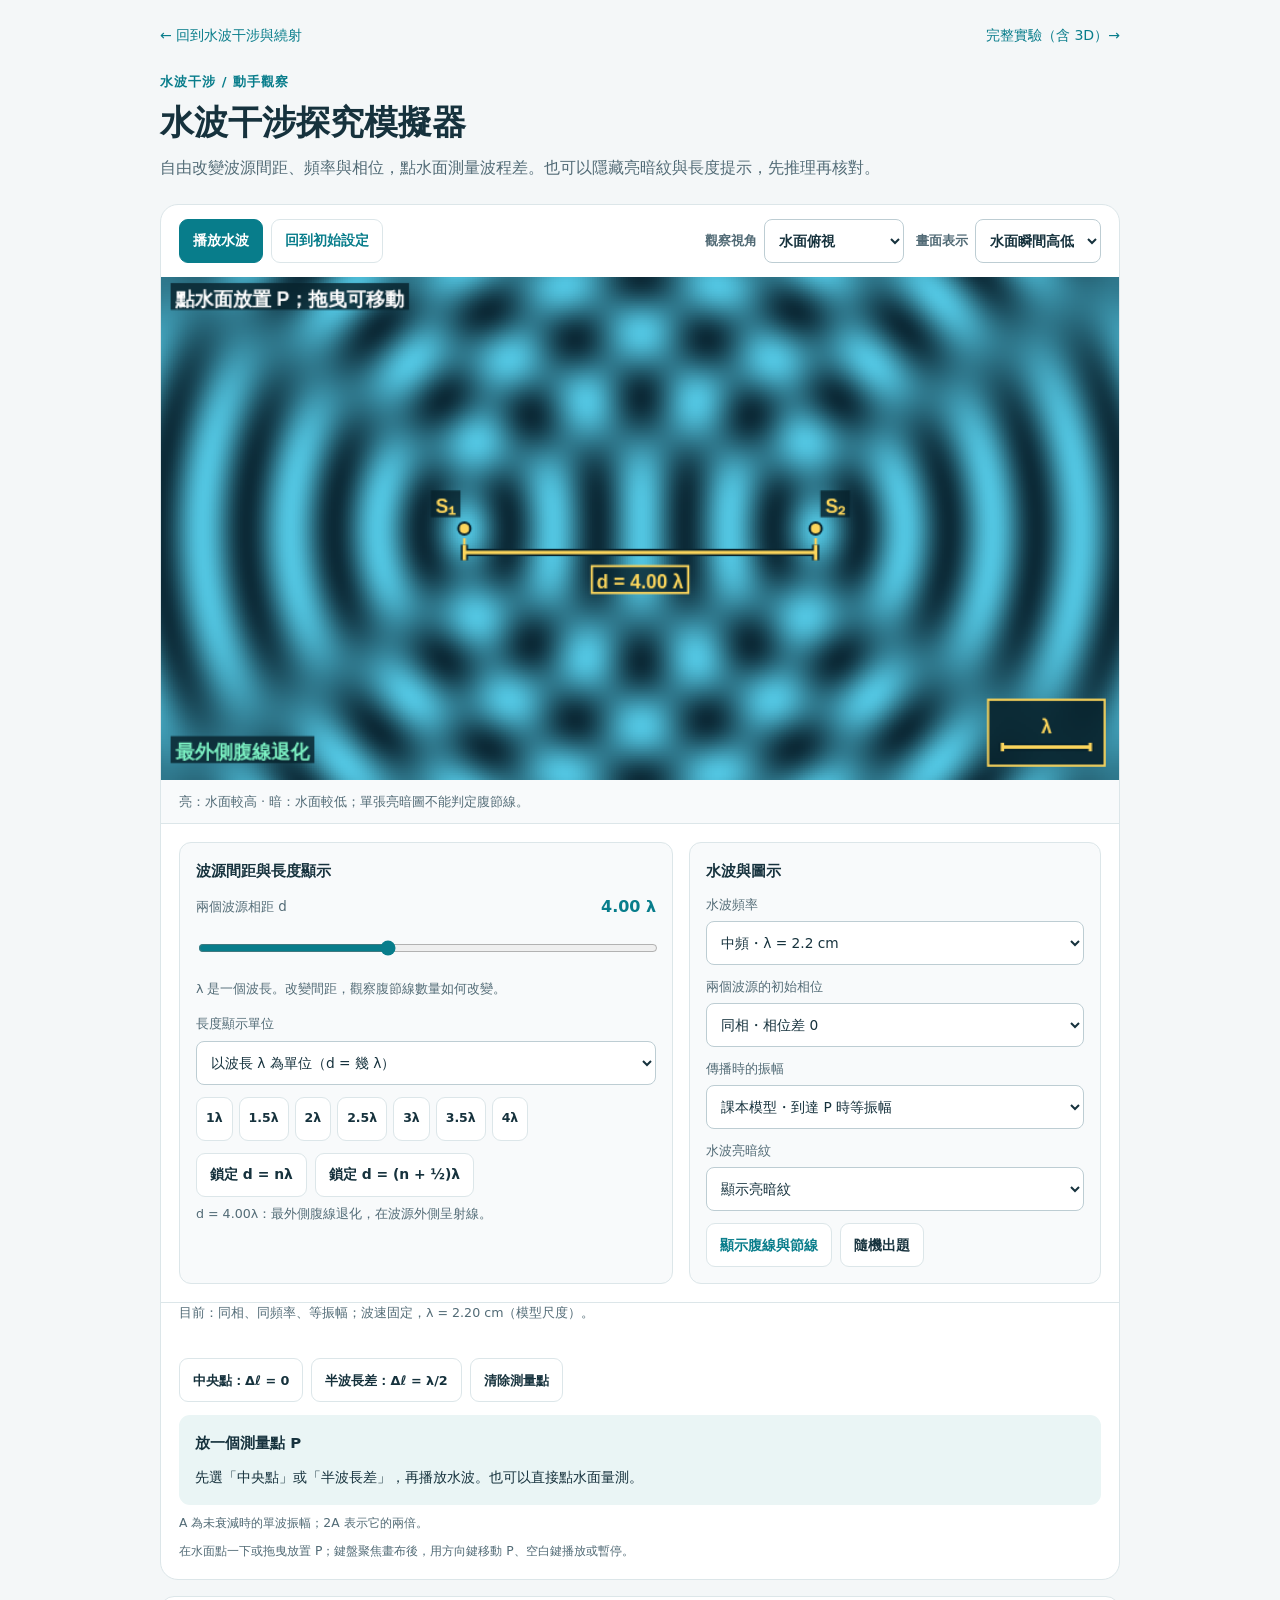
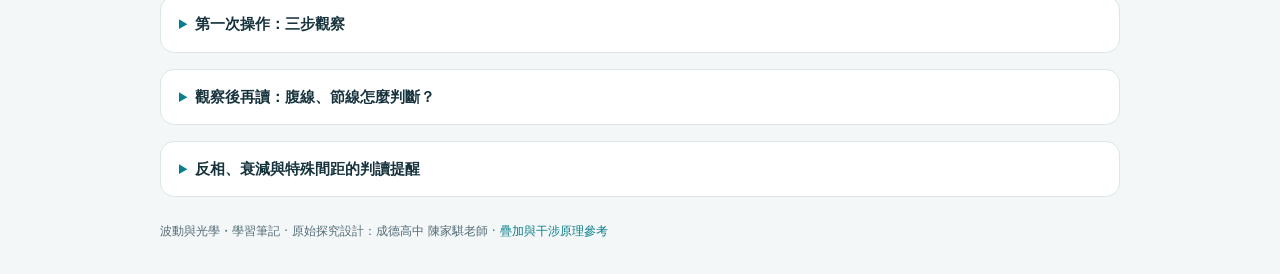
<file: water_interference.html>
<!DOCTYPE html>
<html lang="zh-TW">
<head>
    <meta charset="UTF-8">
    <meta name="viewport" content="width=device-width, initial-scale=1.0">
    <title>水波干涉實驗 | 波動與光學・學習筆記</title>
    <meta name="description" content="給高三初學者的水波干涉實驗：先觀察中央與節線，再用波程差解釋。區分瞬間位移與振幅，附同相等振幅模型與進階探索。">
    <style>
        :root{--bg:#f4f7f8;--ink:#16323d;--muted:#526b76;--line:#dce6e9;--accent:#087d8b;--soft:#eaf5f5;--rose:#b63e64;--radius:14px}
        *{box-sizing:border-box}body{margin:0;background:var(--bg);color:var(--ink);font-family:"Noto Sans TC","Microsoft JhengHei",system-ui,sans-serif;line-height:1.65;padding:24px 20px}button,input,select{font:inherit}button,select,input[type=range]{touch-action:manipulation}button,summary,select{cursor:pointer}button,select{min-height:44px}a{color:var(--accent);text-decoration:none}a:hover{text-decoration:underline}:focus-visible{outline:3px solid #eaaa27;outline-offset:3px}main,nav,footer{max-width:960px;margin:auto}nav{display:flex;justify-content:space-between;gap:16px;margin-bottom:24px;font-size:.88rem}nav span{color:var(--muted)}header{margin-bottom:22px}.eyebrow{color:var(--accent);font-size:.82rem;font-weight:700;letter-spacing:.08em;margin:0 0 6px}h1{font-size:clamp(1.65rem,4vw,2.15rem);line-height:1.35;margin:0 0 10px}header p{margin:0;color:var(--muted);max-width:720px}.lesson-route{display:grid;grid-template-columns:repeat(3,1fr);gap:10px;list-style:none;padding:0;margin:20px 0}.lesson-route li{background:#fff;border:1px solid var(--line);border-radius:var(--radius);padding:14px 16px}.lesson-route b{display:block;margin-bottom:4px;font-size:.95rem}.lesson-route span{font-size:.83rem;color:var(--muted)}.step-number{color:var(--accent);margin-right:6px}.experiment{background:#fff;border:1px solid var(--line);border-radius:18px;overflow:hidden}.stage-toolbar{display:flex;justify-content:space-between;align-items:center;gap:12px;flex-wrap:wrap;padding:14px 18px}.stage-toolbar .buttons{display:flex;gap:8px;flex-wrap:wrap}button{border:1px solid var(--line);border-radius:9px;background:#fff;color:var(--ink);padding:8px 13px;font-weight:650;font-size:.87rem}button:hover{background:#f0f6f7}.primary{background:var(--accent);color:#fff;border-color:var(--accent)}.primary:hover{background:#066974}.secondary{color:var(--accent)}.small-label{font-size:.84rem;color:var(--muted);font-weight:600}select{padding:7px 10px;border:1px solid #bdcdd3;background:#fff;color:var(--ink);border-radius:8px;max-width:100%;font-size:.86rem}.stage-container{background:#08232d;position:relative}canvas{display:block;width:100%;height:auto;cursor:crosshair;touch-action:none}.stage-note{display:flex;justify-content:space-between;gap:8px;flex-wrap:wrap;padding:11px 18px;font-size:.8rem;color:var(--muted);background:#f8fafb;border-bottom:1px solid var(--line)}.legend{display:flex;gap:16px;flex-wrap:wrap}.legend i{display:inline-block;width:13px;height:3px;vertical-align:middle;margin-right:5px;background:#087b5c}.legend .node i{background:#b63e64}.measure-area{padding:18px}.measure-actions{display:flex;gap:8px;flex-wrap:wrap;margin-bottom:13px}.measure-actions button{font-size:.8rem}.data-panel{background:var(--soft);padding:16px;border-radius:11px;line-height:1.65;min-height:88px}.data-panel h2{font-size:.93rem;margin:0 0 8px}.measurement-grid{display:grid;grid-template-columns:repeat(3,1fr);gap:8px 14px}.metric{font-size:.8rem;color:var(--muted)}.metric strong{display:block;color:var(--ink);font-size:1.13rem}.measurement-explain{font-size:.87rem;margin:10px 0 0}.fine-print{font-size:.77rem;color:var(--muted);margin:8px 0 0}.controls{display:grid;grid-template-columns:1.2fr 1fr;gap:16px;padding:0 18px 18px}.control-group{background:#f8fafb;border:1px solid var(--line);padding:16px;border-radius:12px}h2{font-size:1.06rem;margin:0 0 12px}h3{font-size:.91rem;margin:0 0 11px}.form-row{display:flex;justify-content:space-between;gap:10px;align-items:center;margin:0 0 11px}.form-row label{font-size:.84rem;color:var(--muted)}input[type=range]{width:100%;accent-color:var(--accent);min-height:30px}output{font-weight:750;color:var(--accent);white-space:nowrap}.hint{font-size:.79rem;color:var(--muted);margin:7px 0 0}.advanced,.explanation{border:1px solid var(--line);background:#fff;border-radius:var(--radius);margin-top:16px}summary{padding:15px 18px;font-weight:700;font-size:.92rem}summary::marker{color:var(--accent)}.details-content{padding:0 18px 18px}.advanced-grid{display:grid;grid-template-columns:1fr 1fr;gap:18px}.advanced .form-row{align-items:flex-start;flex-direction:column}.snap-buttons{display:flex;gap:6px;flex-wrap:wrap}.snap-buttons button{font-size:.78rem;padding:5px 9px}.snap-buttons button:disabled{opacity:.4;cursor:not-allowed}.model-status{font-size:.79rem;color:var(--muted);margin:14px 0 0}.concept-grid{display:grid;grid-template-columns:1fr 1fr;gap:14px}.concept{padding:15px;background:#f8fafb;border-radius:10px}.concept h3{margin-bottom:7px}.concept p{font-size:.86rem;margin:0}.formula{font-size:1.13rem!important;font-weight:750;color:var(--accent);margin:8px 0!important}.assumption{font-size:.82rem;margin:15px 0 0;color:var(--muted)}footer{padding:24px 0 8px;font-size:.78rem;color:var(--muted)}.sr-only{position:absolute;width:1px;height:1px;padding:0;margin:-1px;overflow:hidden;clip:rect(0,0,0,0);white-space:nowrap;border:0}
        @media(max-width:640px){body{padding:18px 12px}nav{margin-bottom:19px}nav span{display:none}.lesson-route{grid-template-columns:1fr;gap:7px}.lesson-route li{padding:10px 13px}.lesson-route b{display:inline}.lesson-route span{display:block;margin-top:2px}.stage-toolbar{padding:12px}.stage-toolbar>label{width:100%;display:flex;justify-content:space-between;align-items:center;gap:8px}.stage-toolbar select{flex:1;max-width:210px}.stage-note{padding:10px 12px}.measure-area{padding:12px}.measure-actions{gap:6px}.measure-actions button{flex:1;padding:8px 6px;font-size:.77rem;white-space:nowrap}.measurement-grid{grid-template-columns:1fr 1fr}.metric:last-child{grid-column:1/-1}.metric strong{font-size:1rem}.controls{grid-template-columns:1fr;padding:0 12px 12px;gap:10px}.advanced-grid,.concept-grid{grid-template-columns:1fr}.form-row{flex-wrap:wrap}.form-row select{max-width:100%}.data-panel{padding:13px}.details-content{padding:0 14px 14px}summary{padding:14px}.measure-actions #clearClickBtn{flex-basis:100%}header p{font-size:.9rem}}
        .controls{padding-top:18px;border-bottom:1px solid var(--line)}.control-group select{width:100%}.control-group .form-row{align-items:flex-start;flex-direction:column;gap:5px}.control-group .distance-row{flex-direction:row;align-items:center}.control-group output{white-space:normal;text-align:right}.snap-buttons{margin-top:12px}.explore-actions{display:flex;gap:8px;flex-wrap:wrap;margin-top:12px}.lesson-route{margin:0}.guide{margin-top:16px}.model-status{padding:0 18px 16px;margin:0}.unit-hint{font-size:.75rem;margin-top:8px}.stage-toolbar .display-controls{display:flex;gap:12px;flex-wrap:wrap}.display-controls label{display:flex;align-items:center;gap:7px}.guide .details-content{padding-top:3px}
        @media(max-width:640px){.stage-toolbar .display-controls{width:100%}.display-controls label{width:100%;justify-content:space-between}.controls{padding-top:12px}.control-group .distance-row{flex-wrap:nowrap}.control-group select{max-width:100%}.model-status{padding:0 12px 12px}}
        [hidden]{display:none!important}button:disabled{opacity:.5;cursor:not-allowed}
        @media(max-width:640px){.lesson-route .step-number{display:inline;margin-right:6px}.lesson-route li>span{margin-top:2px}}
        @media(prefers-reduced-motion:reduce){*{scroll-behavior:auto}}
    </style>
</head>
<body>
    <nav aria-label="頁面導覽"><a href="wave_optics_review.html#node-N07">← 回到水波干涉與繞射</a><a href="wave_optics_review.html#lab-water_interference:2D:N07">完整實驗（含 3D）→</a></nav>
    <main>
        <header><p class="eyebrow">水波干涉 / 動手觀察</p><h1>水波干涉探究模擬器</h1><p>自由改變波源間距、頻率與相位，點水面測量波程差。也可以隱藏亮暗紋與長度提示，先推理再核對。</p></header>
        <section class="experiment" aria-label="水波干涉互動實驗">
            <div class="stage-toolbar">
                <div class="buttons"><button type="button" id="togglePlayBtn" class="primary" aria-pressed="false">播放水波</button><button type="button" id="resetSimBtn" class="secondary">回到初始設定</button></div>
                <div class="display-controls"><label class="small-label" for="viewSelect">觀察視角 <select id="viewSelect"><option value="2D" selected>水面俯視</option><option value="1D">兩波源連線剖面</option></select></label><label class="small-label" for="fieldSelect">畫面表示 <select id="fieldSelect"><option value="displacement">水面瞬間高低</option><option value="amplitude">各點振幅分布</option></select></label></div>
            </div>
            <div class="stage-container"><canvas id="simCanvas" width="800" height="420" tabindex="0" role="img" aria-label="兩個水波源的干涉圖。按方向鍵移動測量點，按空白鍵播放或暫停。" aria-describedby="canvasHelp">水波干涉圖：請使用下方中央點與半波長差按鈕量測。</canvas></div>
            <div class="stage-note"><span id="fieldLegend">亮：水面較高 · 暗：水面較低；單張亮暗圖不能判定腹節線。</span><span class="legend" id="lineLegend" hidden><span><i></i>腹線</span><span class="node"><i></i>節線</span></span></div>
            <div class="controls">
                <div class="control-group"><h3>波源間距與長度顯示</h3><div class="form-row distance-row"><label for="distSlider">兩個波源相距 d</label><output id="distLamValue" for="distSlider">4.00 λ</output></div><input type="range" id="distSlider" min="1" max="20" step="0.01" value="8.8" aria-describedby="distanceHelp"><p id="distanceHelp" class="hint"></p><span id="distValue" class="sr-only" aria-hidden="true"></span><div class="form-row" style="margin-top:14px"><label for="lengthUnitSelect">長度顯示單位</label><select id="lengthUnitSelect"><option value="lambda" selected>以波長 λ 為單位（d = 幾 λ）</option><option value="cm">以公分 cm 為單位</option><option value="both">波長 λ 與公分 cm 都顯示</option><option value="hidden">都不顯示（出題模式）</option></select></div><div class="snap-buttons" aria-label="精確設定波源間距"><button type="button" class="btn-snap" data-mult="1">1λ</button><button type="button" class="btn-snap" data-mult="1.5">1.5λ</button><button type="button" class="btn-snap" data-mult="2">2λ</button><button type="button" class="btn-snap" data-mult="2.5">2.5λ</button><button type="button" class="btn-snap" data-mult="3">3λ</button><button type="button" class="btn-snap" data-mult="3.5">3.5λ</button><button type="button" class="btn-snap" data-mult="4">4λ</button></div><div class="explore-actions"><button type="button" id="snapIntegerBtn">鎖定 d = nλ</button><button type="button" id="snapHalfBtn">鎖定 d = (n + ½)λ</button></div><p class="hint" id="degenBadge"></p></div>
                <div class="control-group"><h3>水波與圖示</h3><div class="form-row"><label for="freqSelect">水波頻率</label><select id="freqSelect"><option value="0.04">低頻・λ = 4.4 cm</option><option value="0.08" selected>中頻・λ = 2.2 cm</option><option value="0.16">高頻・λ = 1.1 cm</option></select></div><div class="form-row"><label for="phaseSelect">兩個波源的初始相位</label><select id="phaseSelect"><option value="inPhase" selected>同相・相位差 0</option><option value="outPhase">反相・相位差 π</option><option value="random">任意固定相位差</option></select></div><div class="form-row"><label for="decaySelect">傳播時的振幅</label><select id="decaySelect"><option value="ideal" selected>課本模型・到達 P 時等振幅</option><option value="realistic">衰減示意・隨距離變小</option></select></div><div class="form-row"><label for="shadeSelect">水波亮暗紋</label><select id="shadeSelect"><option value="show" selected>顯示亮暗紋</option><option value="hide">隱藏亮暗紋（先自己推理）</option></select></div><div class="explore-actions"><button type="button" id="toggleLinesBtn" class="secondary" aria-pressed="false">顯示腹線與節線</button><button type="button" id="randomQuizBtn">隨機出題</button></div></div>
            </div>
            <p class="model-status" id="modelStatus"></p>
            <div class="measure-area">
                <div class="measure-actions" aria-label="測量點範例"><button type="button" id="measureCenterBtn">中央點：Δℓ = 0</button><button type="button" id="measureNodeBtn">半波長差：Δℓ = λ/2</button><button type="button" id="clearClickBtn">清除測量點</button></div>
                <div class="data-panel" id="dataPanel" aria-label="測量結果"></div><p class="fine-print">A 為未衰減時的單波振幅；2A 表示它的兩倍。</p><p class="fine-print" id="canvasHelp">在水面點一下或拖曳放置 P；鍵盤聚焦畫布後，用方向鍵移動 P、空白鍵播放或暫停。</p><span id="measurementAnnouncement" class="sr-only" role="status" aria-live="polite"></span>
            </div>
        </section>
        <details class="explanation guide"><summary>第一次操作：三步觀察</summary><div class="details-content"><ol class="lesson-route" aria-label="實驗順序"><li><b><span class="step-number">01</span>先看中央</b><span>選「中央點」，兩段路徑一樣長。</span></li><li><b><span class="step-number">02</span>再看旁邊</b><span>在預設同相模型下選「半波長差」，播放比較是否振動。</span></li><li><b><span class="step-number">03</span>用波程差解釋</b><span>顯示腹節線，對照 Δℓ 與 λ 的關係。</span></li></ol></div></details>
        <details class="explanation"><summary>觀察後再讀：腹線、節線怎麼判斷？</summary><div class="details-content"><div class="concept-grid"><div class="concept"><h3>腹線：每次都加強</h3><p class="formula">Δℓ = mλ</p><p>兩波抵達時同相，合成振幅為 2A。但腹線上的水面也會經過平衡位置，瞬間位移可能是 0。</p></div><div class="concept"><h3>節線：每次都抵消</h3><p class="formula">Δℓ = (m + ½)λ</p><p>兩波抵達時反相，合成振幅為 0，水面一直不動。m = 0、1、2⋯。</p></div></div><p class="assumption"><strong>使用條件：</strong>以上公式用於同相、同頻率，且到達 P 的兩波振幅相等的情況。Δℓ = |PS₁ − PS₂|；A 是單一水波的振幅。選「各點振幅分布」可看固定位置的最大振動幅度，與某一時刻的水面高低不同。</p><p class="assumption"><strong>模型範圍：</strong>預設為均勻介質、固定波速與等振幅的理想模型，不模擬反射或波源剛啟動的波前。公分是模型的長度尺度，重點是 d/λ 與 Δℓ/λ 的比例。</p></div></details>
        <details class="advanced" id="advancedSettings"><summary>反相、衰減與特殊間距的判讀提醒</summary><div class="details-content"><p class="hint">反相時，腹線與節線的波程差條件互換；任意固定相位差下，不能直接套用同相公式。</p><p class="hint">衰減示意採簡化模型。兩波到達 P 時振幅不同，反相處仍可能有殘留振動；此時粉色線只表示相位相反的位置。</p><p class="hint">當 |PS₁ − PS₂| = d，軌跡在兩波源外側的連線上；其餘非零波程差形成雙曲線。Δℓ = 0 則為中垂線。</p><p class="hint">公分是模型設定的長度尺度（水面寬 24 cm），不代表螢幕上的實體公分。「都不顯示」會隱藏間距、波長尺與判定提示；P 的路徑仍用 cm，供你自行換算。</p></div></details>
    </main>
    <footer>波動與光學・學習筆記 · 原始探究設計：成德高中 陳家騏老師 · <a href="https://openstax.org/books/university-physics-volume-1/pages/16-5-interference-of-waves" target="_blank" rel="noopener">疊加與干涉原理參考</a></footer>
    <script>
        const canvas = document.getElementById('simCanvas');
        const ctx = canvas.getContext('2d');
        const viewSelect = document.getElementById('viewSelect');
        const fieldSelect = document.getElementById('fieldSelect');
        const lengthUnitSelect = document.getElementById('lengthUnitSelect');
        const shadeSelect = document.getElementById('shadeSelect');
        const distSlider = document.getElementById('distSlider');
        const distValue = document.getElementById('distValue');
        const distLamValue = document.getElementById('distLamValue');
        const freqSelect = document.getElementById('freqSelect');
        const phaseSelect = document.getElementById('phaseSelect');
        const decaySelect = document.getElementById('decaySelect');
        const toggleLinesBtn = document.getElementById('toggleLinesBtn');
        const togglePlayBtn = document.getElementById('togglePlayBtn');
        const dataPanel = document.getElementById('dataPanel');
        const width = 800, height = 420, scale = width / 24, v = 2 * 0.088 * scale;
        let d = 8.8 * scale, f = 0.08, lambda = v / f, k = 2 * Math.PI / lambda, omega = 2 * Math.PI * f;
        let t = 0, phase1 = 0, phase2 = 0, randomPhaseOffset = 0;
        let is1D = false, showLines = false, isRunning = false, previousField = 'displacement';
        let clickP = null, degenerationLabel = '';
        let lastTimestamp = null;
        const res = 2;
        const offCanvas = document.createElement('canvas');
        offCanvas.width = width; offCanvas.height = height;
        const offCtx = offCanvas.getContext('2d');
        const imgData = offCtx.createImageData(width, height);
        // Render at the display's DPR while keeping physical coordinates in 800 × 420 units.
        function resizeCanvas() {
            const ratio = window.devicePixelRatio || 1;
            canvas.width = Math.round(width * ratio);
            canvas.height = Math.round(height * ratio);
            ctx.setTransform(ratio, 0, 0, ratio, 0, 0);
            forceRedraw();
        }
        function amplitudes(r1, r2) {
            return decaySelect.value === 'ideal' ? [1, 1] : [1 / (1 + r1 * 0.002), 1 / (1 + r2 * 0.002)];
        }
        function resultantAmplitude(r1, r2) {
            const [a1, a2] = amplitudes(r1, r2);
            const delta = k * (r1 - r2) + phase1 - phase2;
            return Math.sqrt(Math.max(0, a1 * a1 + a2 * a2 + 2 * a1 * a2 * Math.cos(delta)));
        }
        function displacement(r1, r2) {
            const [a1, a2] = amplitudes(r1, r2);
            return a1 * Math.cos(k * r1 - omega * t + phase1) + a2 * Math.cos(k * r2 - omega * t + phase2);
        }
        function formatLength(distance, mode = lengthUnitSelect.value) {
            const cm = `${(distance / scale).toFixed(2)} cm`;
            const ratio = `${(distance / lambda).toFixed(2)} λ`;
            return mode === 'lambda' ? ratio : mode === 'both' ? `${cm} = ${ratio}` : cm;
        }
        function updateParams() {
            d = Number(distSlider.value) * scale; f = Number(freqSelect.value);
            lambda = v / f; k = 2 * Math.PI / lambda; omega = 2 * Math.PI * f;
            phase1 = 0;
            phase2 = phaseSelect.value === 'outPhase' ? Math.PI : phaseSelect.value === 'random' ? randomPhaseOffset : 0;
            const hideLengths = lengthUnitSelect.value === 'hidden';
            distValue.textContent = hideLengths ? '' : formatLength(d);
            distLamValue.textContent = hideLengths ? '已隱藏' : formatLength(d);
            distSlider.setAttribute('aria-valuetext', hideLengths ? '長度已隱藏，出題模式' : formatLength(d));
            const halfWaveExists = d >= lambda / 2;
            const nodeExample = document.getElementById('measureNodeBtn');
            nodeExample.disabled = !halfWaveExists;
            nodeExample.textContent = halfWaveExists ? '半波長差：Δℓ = λ/2' : 'd < λ/2：此範例不存在';
            document.getElementById('distanceHelp').textContent = hideLengths ? '間距與比例提示已收起；可點水面量測路徑，再自行換算。' : halfWaveExists ? 'λ 是一個波長。改變間距，觀察腹節線數量如何改變。' : '波程差最大只能是 d。目前 d < λ/2，所以沒有半波長差的位置；請增加間距再比較。';
            document.querySelectorAll('.btn-snap').forEach(btn => {
                const target = Number(btn.dataset.mult) * lambda / scale;
                btn.disabled = target < Number(distSlider.min) || target > Number(distSlider.max);
            });
            const ratio = d / lambda;
            const integer = Math.abs(ratio - Math.round(ratio)) < 1e-6;
            const halfInteger = Math.abs(ratio - Math.round(ratio - 0.5) - 0.5) < 1e-6;
            const constructive = integer === (phaseSelect.value === 'inPhase');
            const lineName = constructive ? '腹' : decaySelect.value === 'ideal' ? '節' : '反相';
            degenerationLabel = phaseSelect.value !== 'random' && (integer || halfInteger) ? `最外側${lineName}線退化` : '';
            document.getElementById('degenBadge').textContent = !hideLengths && degenerationLabel ? `d = ${ratio.toFixed(2)}λ：${degenerationLabel}，在波源外側呈射線。` : '';
            const phaseText = phaseSelect.value === 'random' ? `固定相位差 ${(phase2 / Math.PI).toFixed(2)}π` : phaseSelect.value === 'outPhase' ? '反相' : '同相';
            document.getElementById('modelStatus').textContent = `目前：${phaseText}、同頻率、${decaySelect.value === 'ideal' ? '等振幅' : '距離衰減示意'}；波速固定${hideLengths ? '。長度判定提示已隱藏。' : `，λ = ${(lambda / scale).toFixed(2)} cm（模型尺度）。`}`;
            updateDataPanel(); updateViewLabels(); forceRedraw();
        }
        function updateViewLabels() {
            const amplitudeView = fieldSelect.value === 'amplitude';
            const hiddenShade = shadeSelect.value === 'hide';
            document.getElementById('fieldLegend').textContent = is1D ? '實線：瞬間位移 z · 虛線：振幅包絡；兩波源之間可觀察駐波。' : hiddenShade ? '亮暗紋已隱藏；先推算，再開啟亮暗紋或腹節線核對。' : amplitudeView ? '亮：振幅較大 · 暗：振幅較小；此圖不隨時間改變。' : '亮：水面較高 · 暗：水面較低；單張亮暗圖不能判定腹節線。';
            shadeSelect.disabled = is1D;
            fieldSelect.disabled = is1D;
            fieldSelect.options[0].textContent = is1D ? '位移與振幅包絡' : '水面瞬間高低';
            document.getElementById('lineLegend').hidden = !showLines || is1D;
            document.querySelector('#lineLegend .node').lastChild.textContent = decaySelect.value === 'ideal' ? '節線' : '反相位置';
            toggleLinesBtn.textContent = is1D ? '腹節線僅在水面俯視顯示' : showLines ? '隱藏腹線與節線' : '顯示腹線與節線';
            toggleLinesBtn.disabled = is1D;
            toggleLinesBtn.setAttribute('aria-pressed', String(showLines));
        }
        function announceMeasurement() {
            const text = dataPanel.innerText.replace(/\s+/g, ' ');
            document.getElementById('measurementAnnouncement').textContent = text;
        }
        function updateDataPanel() {
            if (!clickP) {
                dataPanel.innerHTML = '<h2>放一個測量點 P</h2><p class="measurement-explain">先選「中央點」或「半波長差」，再播放水波。也可以直接點水面量測。</p>';
                return;
            }
            const s1x = width / 2 - d / 2, s2x = width / 2 + d / 2;
            const py = is1D ? height / 2 : clickP.y;
            const r1 = Math.hypot(clickP.x - s1x, py - height / 2);
            const r2 = Math.hypot(clickP.x - s2x, py - height / 2);
            const diff = Math.abs(r1 - r2);
            const amplitude = resultantAmplitude(r1, r2);
            let phase = Math.abs(k * (r1 - r2) + phase1 - phase2) % (2 * Math.PI);
            phase = Math.min(phase, 2 * Math.PI - phase);
            const ideal = decaySelect.value === 'ideal';
            let status = '介於腹線與節線之間；播放後，觀察 P 的振動幅度。';
            // A nearby point is not an exact node: avoid claiming permanent cancellation from a tolerance.
            if (phase < 1e-5) status = '腹線位置：兩波同相到達，振幅相加。瞬間位移為 0 時，P 仍不是節點。';
            else if (Math.PI - phase < 1e-5) status = ideal ? '節線位置：兩波反相、等振幅，P 一直不動。' : '反相位置：到達 P 的振幅可能不等；是否完全抵消，請看合成振幅。';
            else if (phase < 0.25) status = '接近腹線；尚未精確同相，合成振幅接近最大值。';
            else if (Math.PI - phase < 0.25) status = '接近節線；合成振幅仍可能大於 0，不能說 P 完全不動。';
            const hiddenAnswer = lengthUnitSelect.value === 'hidden';
            dataPanel.innerHTML = `<h2>測量點 P</h2><div class="measurement-grid"><div class="metric">波程差 Δℓ<strong>${formatLength(diff)}</strong></div>${hiddenAnswer ? '' : `<div class="metric">合成振幅<strong>${amplitude.toFixed(2)} A</strong></div>`}<div class="metric">兩段路徑長度<strong>PS₁ = ${formatLength(r1)}<br>PS₂ = ${formatLength(r2)}</strong></div></div><p class="measurement-explain">${hiddenAnswer ? '先將路徑差換算成幾倍波長，自己判斷此點的振動；切換長度顯示即可核對。' : status}</p>`;
        }
        function setPlay(running) {
            isRunning = running; lastTimestamp = null;
            togglePlayBtn.textContent = running ? '暫停水波' : '播放水波';
            togglePlayBtn.setAttribute('aria-pressed', String(running));
        }
        function setMeasurement(point, announce = true) {
            clickP = point; updateDataPanel(); forceRedraw();
            if (announce) announceMeasurement();
        }
        distSlider.addEventListener('input', updateParams);
        distSlider.addEventListener('change', announceMeasurement);
        freqSelect.addEventListener('change', updateParams);
        phaseSelect.addEventListener('change', () => {
            if (phaseSelect.value === 'random') randomPhaseOffset = Math.random() * 2 * Math.PI;
            updateParams();
        });
        decaySelect.addEventListener('change', updateParams);
        lengthUnitSelect.addEventListener('change', updateParams);
        shadeSelect.addEventListener('change', () => {updateViewLabels(); forceRedraw();});
        fieldSelect.addEventListener('change', () => {updateViewLabels(); forceRedraw();});
        viewSelect.addEventListener('change', () => {
            is1D = viewSelect.value === '1D';
            if (is1D) {previousField = fieldSelect.value; fieldSelect.value = 'displacement';}
            else fieldSelect.value = previousField;
            if (clickP && is1D) clickP.y = height / 2;
            updateDataPanel(); updateViewLabels(); forceRedraw();
        });
        document.querySelectorAll('.btn-snap').forEach(btn => btn.addEventListener('click', () => {
            distSlider.value = Number(btn.dataset.mult) * lambda / scale; updateParams();
        }));
        function snapSpacing(half) {
            const offset = half ? 0.5 : 0;
            const minRatio = Number(distSlider.min) * scale / lambda;
            const maxRatio = Number(distSlider.max) * scale / lambda;
            const n = Math.max(Math.ceil(minRatio - offset), Math.min(Math.floor(maxRatio - offset), Math.round(d / lambda - offset)));
            distSlider.value = (n + offset) * lambda / scale; updateParams();
        }
        document.getElementById('snapIntegerBtn').addEventListener('click', () => snapSpacing(false));
        document.getElementById('snapHalfBtn').addEventListener('click', () => snapSpacing(true));
        document.getElementById('randomQuizBtn').addEventListener('click', () => {
            const frequencies = ['0.04','0.08','0.16'];
            const candidates = frequencies.flatMap(freq => Array.from({length:41}, (_, i) => ({freq, cm:(1 + i / 10) * v / Number(freq) / scale}))).filter(item => item.cm <= Number(distSlider.max) && !(item.freq === freqSelect.value && Math.abs(item.cm - Number(distSlider.value)) < 0.01));
            const next = candidates[Math.floor(Math.random() * candidates.length)];
            freqSelect.value = next.freq; distSlider.value = next.cm;
            showLines = false; clickP = null; t = 0; setPlay(false); updateParams(); announceMeasurement();
        });
        toggleLinesBtn.addEventListener('click', () => {showLines = !showLines; updateViewLabels(); forceRedraw();});
        togglePlayBtn.addEventListener('click', () => setPlay(!isRunning));
        document.getElementById('clearClickBtn').addEventListener('click', () => setMeasurement(null));
        document.getElementById('measureCenterBtn').addEventListener('click', () => setMeasurement({x:width / 2, y:is1D ? height / 2 : height / 2 - 70}));
        document.getElementById('measureNodeBtn').addEventListener('click', () => {
            setMeasurement({x:width / 2 + lambda / 4, y:height / 2});
        });
        document.getElementById('resetSimBtn').addEventListener('click', () => {
            t = 0; setPlay(false); showLines = false; is1D = false;
            distSlider.value = 8.8; freqSelect.value = '0.08'; phaseSelect.value = 'inPhase'; decaySelect.value = 'ideal';
            viewSelect.value = '2D'; fieldSelect.value = 'displacement'; previousField = 'displacement'; randomPhaseOffset = 0;
            lengthUnitSelect.value = 'lambda'; shadeSelect.value = 'show';
            document.getElementById('advancedSettings').open = false;
            document.querySelectorAll('.explanation').forEach(details => details.open = false);
            clickP = null; updateParams(); announceMeasurement();
        });
        let draggingPointer = null;
        function canvasCoords(event) {
            const rect = canvas.getBoundingClientRect();
            return {x:Math.max(0, Math.min(width, (event.clientX - rect.left) * width / rect.width)), y:is1D ? height / 2 : Math.max(0, Math.min(height, (event.clientY - rect.top) * height / rect.height))};
        }
        canvas.addEventListener('pointerdown', event => {
            if (event.button !== 0) return;
            draggingPointer = event.pointerId; canvas.setPointerCapture(event.pointerId); setMeasurement(canvasCoords(event), false);
        });
        canvas.addEventListener('pointermove', event => {if (event.pointerId === draggingPointer) setMeasurement(canvasCoords(event), false);});
        canvas.addEventListener('pointerup', event => {if (event.pointerId === draggingPointer) {draggingPointer = null; announceMeasurement();}});
        canvas.addEventListener('pointercancel', () => {draggingPointer = null;});
        canvas.addEventListener('keydown', event => {
            if (event.key === ' ') {event.preventDefault(); setPlay(!isRunning); return;}
            const delta = {ArrowLeft:[-1,0],ArrowRight:[1,0],ArrowUp:[0,-1],ArrowDown:[0,1]}[event.key];
            if (!delta) return;
            event.preventDefault();
            const step = event.shiftKey ? lambda / 4 : lambda / 20;
            const point = clickP || {x:width / 2,y:height / 2};
            setMeasurement({x:Math.max(0, Math.min(width, point.x + delta[0] * step)), y:is1D ? height / 2 : Math.max(0, Math.min(height, point.y + delta[1] * step))});
        });
        function draw2D() {
            if (shadeSelect.value === 'hide') {ctx.fillStyle = '#529aa5'; ctx.fillRect(0,0,width,height); return;}
            const s1x = width / 2 - d / 2, s2x = width / 2 + d / 2;
            const amplitudeView = fieldSelect.value === 'amplitude';
            for (let y = 0; y < height; y += res) {
                for (let x = 0; x < width; x += res) {
                    const r1 = Math.hypot(x - s1x, y - height / 2), r2 = Math.hypot(x - s2x, y - height / 2);
                    const value = amplitudeView ? resultantAmplitude(r1, r2) / 2 : (displacement(r1, r2) + 2) / 4;
                    const red = 12 + value * 70, green = 42 + value * 155, blue = 55 + value * 170;
                    for (let dy = 0; dy < res; dy++) for (let dx = 0; dx < res; dx++) {
                        const index = ((y + dy) * width + x + dx) * 4;
                        imgData.data[index] = red; imgData.data[index+1] = green; imgData.data[index+2] = blue; imgData.data[index+3] = 255;
                    }
                }
            }
            offCtx.putImageData(imgData, 0, 0);
            ctx.drawImage(offCanvas, 0, 0, width, height);
        }
        function draw1D() {
            ctx.fillStyle = '#08232d'; ctx.fillRect(0, 0, width, height);
            ctx.strokeStyle = 'rgba(255,255,255,.22)'; ctx.lineWidth = 1;
            ctx.beginPath(); ctx.moveTo(0, height / 2); ctx.lineTo(width, height / 2); ctx.stroke();
            const s1x = width / 2 - d / 2, s2x = width / 2 + d / 2;
            // Use the same amplitudes and signed phase difference for the envelope and moving wave.
            ctx.strokeStyle = '#bca5ee'; ctx.lineWidth = 1.5; ctx.setLineDash([5,5]);
            for (const sign of [-1,1]) {
                ctx.beginPath();
                for (let x = 0; x <= width; x += 2) {
                    const amp = resultantAmplitude(Math.abs(x - s1x), Math.abs(x - s2x));
                    const y = height / 2 + sign * amp * 40;
                    if (x === 0) ctx.moveTo(x,y); else ctx.lineTo(x,y);
                }
                ctx.stroke();
            }
            ctx.setLineDash([]); ctx.beginPath();
            for (let x = 0; x <= width; x++) {
                const y = height / 2 - displacement(Math.abs(x - s1x), Math.abs(x - s2x)) * 40;
                if (x === 0) ctx.moveTo(x,y); else ctx.lineTo(x,y);
            }
            ctx.strokeStyle = '#67daf0'; ctx.lineWidth = 2.4; ctx.stroke();
        }
        function drawHyperbolas() {
            const phaseLength = (phase2 - phase1) / k;
            const maxN = Math.ceil((d + Math.abs(phaseLength)) / lambda);
            for (let n = -maxN; n <= maxN; n++) {
                drawSingleHyperbola(n * lambda + phaseLength, '#7bf0c2', [7,4]);
                drawSingleHyperbola((n + 0.5) * lambda + phaseLength, '#ffb3c6', [3,4]);
            }
            ctx.setLineDash([]);
        }
        function drawSingleHyperbola(delta, color, dash) {
            if (Math.abs(delta) > d + 1e-6) return;
            const a = Math.abs(delta) / 2, c = d / 2, cx = width / 2, cy = height / 2;
            const sign = delta >= 0 ? 1 : -1;
            ctx.save(); ctx.strokeStyle = color; ctx.lineWidth = 1.7; ctx.setLineDash(dash); ctx.beginPath();
            if (a < 1e-6) {ctx.moveTo(cx,0); ctx.lineTo(cx,height);}
            else if (Math.abs(a - c) < 1e-6) {ctx.moveTo(cx + sign * c,cy); ctx.lineTo(sign > 0 ? width : 0,cy);}
            else {
                const b2 = c*c - a*a;
                let started = false;
                for (let y = -cy; y <= cy; y += 2) {
                    const x = cx + sign * a * Math.sqrt(1 + y*y / b2);
                    if (x < 0 || x > width) {started = false; continue;}
                    if (!started) {ctx.moveTo(x,cy+y); started = true;} else ctx.lineTo(x,cy+y);
                }
            }
            ctx.stroke(); ctx.restore();
        }
        // Shared label placement: keep every canvas label inside the edge and use a contrast plate.
        const labelBounds = [];
        function labelSize() {return Math.max(16, 12 * width / Math.max(1, canvas.getBoundingClientRect().width));}
        function labelFit(text, x, y, color = '#fff', options = {}) {
            const fontSize = labelSize(), lineH = fontSize * 1.4, margin = 12;
            ctx.save(); ctx.font = `700 ${fontSize}px "Microsoft JhengHei", sans-serif`;
            const textWidth = ctx.measureText(text).width;
            const desiredLeft = options.center ? x - textWidth / 2 : x;
            const left = Math.max(margin, Math.min(width - textWidth - margin, desiredLeft));
            let baseline = Math.max(lineH, Math.min(height - margin, y));
            let box = {left:left-4, top:baseline-fontSize-3, right:left+textWidth+4, bottom:baseline+lineH-fontSize-3};
            const overlaps = b => labelBounds.some(other => b.left < other.right+4 && b.right > other.left-4 && b.top < other.bottom+4 && b.bottom > other.top-4);
            if (overlaps(box)) {
                for (let row = 1; row < 12; row++) {
                    const candidate = Math.max(lineH, Math.min(height-margin, y + (row % 2 ? -1 : 1) * Math.ceil(row / 2) * (lineH + 8)));
                    const next = {left:left-4, top:candidate-fontSize-3, right:left+textWidth+4, bottom:candidate+lineH-fontSize-3};
                    if (!overlaps(next)) {baseline = candidate; box = next; break;}
                }
            }
            labelBounds.push(box);
            ctx.fillStyle = 'rgba(8,35,45,.82)'; ctx.fillRect(box.left,box.top,textWidth+8,lineH);
            if (options.border) {ctx.strokeStyle = color; ctx.lineWidth = 1.8; ctx.strokeRect(box.left,box.top,textWidth+8,lineH);}
            ctx.fillStyle = color; ctx.fillText(text,left,baseline); ctx.restore();
            return box;
        }
        function dimensionBar(x1, x2, y, tick) {
            const path = () => {ctx.beginPath(); ctx.moveTo(x1,y); ctx.lineTo(x2,y); ctx.moveTo(x1,y-tick); ctx.lineTo(x1,y+tick); ctx.moveTo(x2,y-tick); ctx.lineTo(x2,y+tick);};
            ctx.strokeStyle = '#08232d'; ctx.lineWidth = 6; path(); ctx.stroke();
            ctx.strokeStyle = '#fbd55c'; ctx.lineWidth = 2.8; path(); ctx.stroke();
        }
        function drawSpacingMarks(s1x, s2x, cy) {
            if (lengthUnitSelect.value === 'hidden') return;
            const fontSize = labelSize(), lineH = fontSize * 1.4, margin = 12, tick = fontSize * 0.4;
            const dimensionY = cy + Math.max(20,fontSize * 0.5);
            ctx.save(); ctx.setLineDash([5,4]); ctx.lineWidth = 2; ctx.strokeStyle = '#fbd55c'; ctx.beginPath();
            for (const x of [s1x,s2x]) {ctx.moveTo(x,cy+8); ctx.lineTo(x,dimensionY);}
            ctx.stroke(); ctx.setLineDash([]);
            dimensionBar(s1x,s2x,dimensionY,tick);
            labelFit(`d = ${formatLength(d)}`,width/2,dimensionY+tick+fontSize+8,'#fbd55c',{center:true,border:true});
            // The ruler is exactly one wavelength in the same coordinates as the source spacing.
            const rulerText = lengthUnitSelect.value === 'lambda' ? 'λ' : `λ = ${(lambda / scale).toFixed(2)} cm`;
            ctx.font = `700 ${fontSize}px "Microsoft JhengHei", sans-serif`;
            const rulerWidth = Math.max(lambda,ctx.measureText(rulerText).width)+margin*2;
            const rulerTick = fontSize * 0.22;
            const rulerHeight = fontSize + rulerTick*2 + margin*2 + 8;
            const rulerX = width-margin-rulerWidth, rulerY = height-margin-rulerHeight;
            ctx.fillStyle = 'rgba(8,35,45,.9)'; ctx.fillRect(rulerX,rulerY,rulerWidth,rulerHeight);
            ctx.strokeStyle = '#fbd55c'; ctx.lineWidth = 1.8; ctx.strokeRect(rulerX,rulerY,rulerWidth,rulerHeight);
            labelBounds.push({left:rulerX,top:rulerY,right:rulerX+rulerWidth,bottom:height-margin});
            ctx.fillStyle = '#fbd55c'; ctx.textAlign = 'center'; ctx.fillText(rulerText,rulerX+rulerWidth/2,rulerY+margin+fontSize);
            dimensionBar(rulerX+(rulerWidth-lambda)/2,rulerX+(rulerWidth+lambda)/2,height-margin*2-rulerTick,rulerTick);
            ctx.restore();
            if (degenerationLabel) labelFit(degenerationLabel,margin,height-margin-lineH*0.25,'#7bf0c2');
        }
        function drawOverlay() {
            labelBounds.length = 0;
            const s1x = width / 2 - d / 2, s2x = width / 2 + d / 2, cy = height / 2;
            if (showLines && !is1D) drawHyperbolas();
            drawSpacingMarks(s1x,s2x,cy);
            ctx.fillStyle = '#fbd55c';
            const pointRadius = Math.max(5,labelSize()*0.28);
            for (const x of [s1x,s2x]) {ctx.beginPath(); ctx.arc(x,cy,pointRadius,0,2*Math.PI); ctx.fill(); ctx.strokeStyle = '#08232d'; ctx.lineWidth = 2; ctx.stroke();}
            // Labels face outward so even the smallest source spacing stays readable.
            const sourceLabelSize = labelSize(), sourceLabelY = cy - sourceLabelSize * 0.8;
            labelFit('S₁',s1x-sourceLabelSize*1.5,sourceLabelY,'#fbd55c'); labelFit('S₂',s2x+sourceLabelSize*0.5,sourceLabelY,'#fbd55c');
            if (!clickP) {labelFit(is1D ? '點剖面放置測量點 P' : '點水面放置 P；拖曳可移動',12,sourceLabelSize*1.5); return;}
            const py = is1D ? cy - displacement(Math.abs(clickP.x-s1x),Math.abs(clickP.x-s2x))*40 : clickP.y;
            ctx.strokeStyle = 'rgba(251,213,92,.82)'; ctx.lineWidth = 1.5; ctx.setLineDash([4,4]); ctx.beginPath();
            if (is1D) {ctx.moveTo(clickP.x,0); ctx.lineTo(clickP.x,height);}
            else {ctx.moveTo(s1x,cy); ctx.lineTo(clickP.x,py); ctx.lineTo(s2x,cy);}
            ctx.stroke(); ctx.setLineDash([]);
            ctx.beginPath(); ctx.arc(clickP.x,py,pointRadius,0,2*Math.PI); ctx.fillStyle = '#f97578'; ctx.fill(); ctx.lineWidth = 2; ctx.strokeStyle = '#fff'; ctx.stroke();
            // Put P above the source-label row to avoid overlap near either wave source.
            labelFit('P',clickP.x+10,py-12,'#fff');
        }
        function forceRedraw() {if (is1D) draw1D(); else draw2D(); drawOverlay();}
        function loop(timestamp) {
            if (isRunning) {
                const elapsed = lastTimestamp === null ? 0 : Math.min((timestamp-lastTimestamp)/1000,0.05);
                t += elapsed * 30;
                if (is1D || fieldSelect.value !== 'amplitude') forceRedraw();
            }
            lastTimestamp = timestamp;
            requestAnimationFrame(loop);
        }
        window.addEventListener('resize', resizeCanvas);
        updateParams(); resizeCanvas(); requestAnimationFrame(loop);
    </script>
</body>
</html>
</file>
